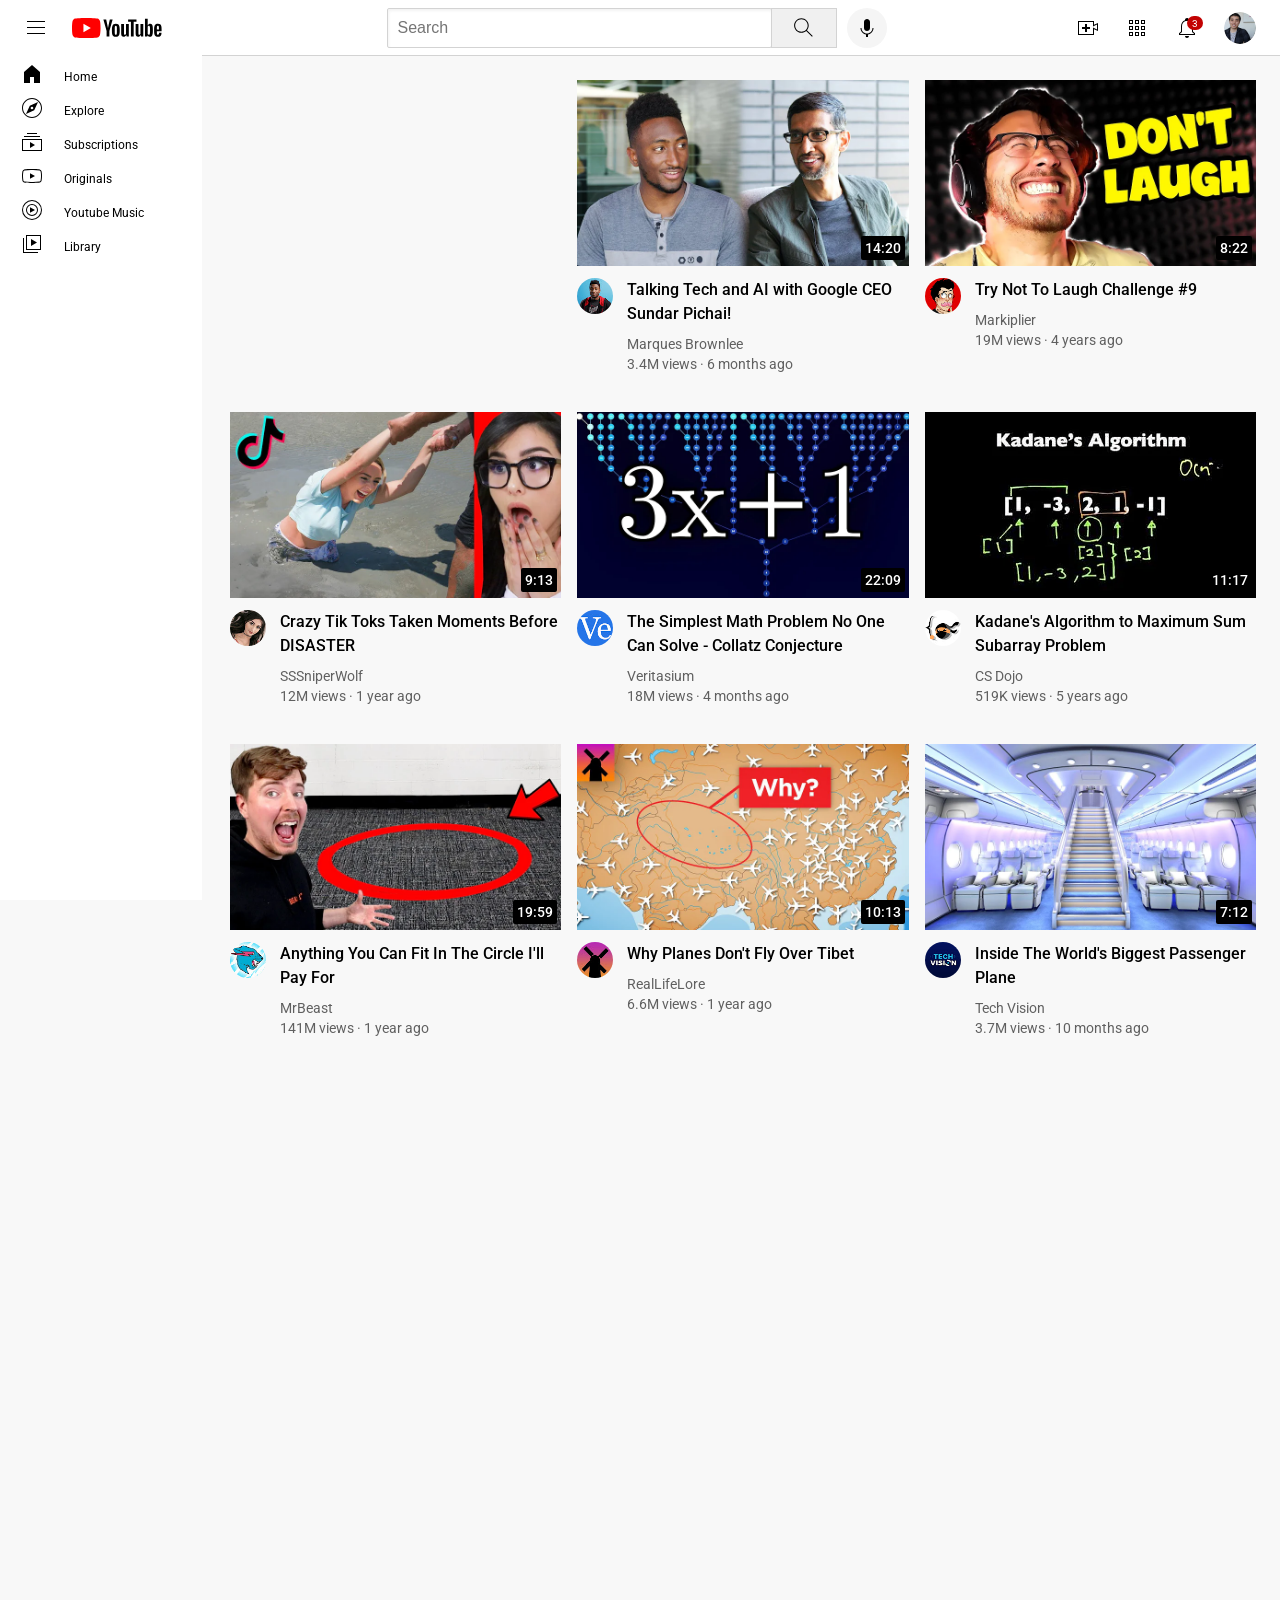
<file: index.html>
<!DOCTYPE html>
<html>

<head>
  <title>Youtube</title>
  <link rel="stylesheet" href="styles/general.css">
  <link rel="stylesheet" href="styles/header.css">
  <link rel="stylesheet" href="styles/video.css">
  <link rel="stylesheet" href="styles/sidebar.css">

  <link rel="preconnect" href="https://fonts.googleapis.com">
  <link rel="preconnect" href="https://fonts.gstatic.com" crossorigin>
  <link href="https://fonts.googleapis.com/css2?family=Roboto:ital,wght@0,100..900;1,100..900&display=swap"
    rel="stylesheet">

</head>

<body>
  <div class="header">
    <div class="left-section">
      <img class="hamburger-menu" src="icons/hamburger-menu.svg">
      <img class="youtube-logo" src="icons/youtube-logo.svg">
    </div>
    <div class="middle-section">
      <input class="search-bar" type="text" placeholder="Search">
      <button class="search-button">
        <img class="search-icon" src="icons/search.svg">
        <div class="tooltip">Search</div>
      </button>
      <!--Put position absolute inside position relative-->
      <button class="voice-search-button"><img class="voice-search-icon" src="icons/voice-search-icon.svg">
      <div class="tooltip">Search with your voice</div>
    </button>
    </div>
    <div class="right-section">
      <div class="upload-icon-container">
        <img class="upload" src="icons/upload.svg">
        <div class="tooltip">Create</div>
      </div>

      <div class="youtube-apps-icon-container">
        <img class="youtube-apps" src="icons/youtube-apps.svg">
        <div class="tooltip">Youtube apps</div>
      </div>
      
      <div class="notifications-icon-container">
        <img class="notifications" src="icons/notifications.svg">
        <div class="notifications-count">3</div>
        <div class="tooltip">Notifications</div>
      </div>
      <img class="my-channel" src="channel-pictures/my-channel.jpeg">
    </div>
  </div>

  <div class="sidebar">
    <div class="sidebar-link">
      <img src="icons/home.svg">
      <div>Home</div>
    </div>

    <div class="sidebar-link">
      <img src="icons/explore.svg">
      <div>Explore</div>
    </div>

    <div class="sidebar-link">
      <img src="icons/subscriptions.svg">
      <div>Subscriptions</div>
    </div>

    <div class="sidebar-link">
      <img src="icons/originals.svg">
      <div>Originals</div>
    </div>

    <div class="sidebar-link">
      <img src="icons/youtube-music.svg">
      <div>Youtube Music</div>
    </div>

    <div class="sidebar-link">
      <img src="icons/library.svg">
      <div>Library</div>
    </div>
  </div>

  <div class="video-grid">
    <a href=https://accountofva.github.io/V.A.Portfolio/>
    <div class="video-preview">
      <div class="thumbnail-row">
        <a href="https://www.youtube.com/watch?v=n2RNcPRtAiY">
          <img class="thumbnail" src="thumbnails/thumbnail-1.webp">
        </a>
        <div class="video-time">14:20</div>
      </div>
    
      <div class="video-info-grid">
        <div class="channel-picture">
          <img class="profile-picture" src="channel-pictures/channel1.jpeg">
            <div class="tooltip">
              <img class="profile-picture-tooltip" src="channel-pictures/channel1.jpeg">
              <div class="tooltip-text">
                <span class="bold">Marques Brownlee</span>
                15M subscribers
              </div>
            </div>
        </div>
    
        <div class="video-info">
          <a href="https://www.youtube.com/watch?v=n2RNcPRtAiY">
            <p class="video-title">
              Talking Tech and AI with Google CEO Sundar Pichai!
            </p>
          </a>
    
          <p class="video-author">
            Marques Brownlee
          </p>
    
          <p class="video-stats">
            3.4M views &#183 6 months ago
          </p>
        </div>
      </div>
    </div>
    
    <div class="video-preview">
      <div class="thumbnail-row">
        <a href="https://www.youtube.com/watch?v=mP0RAo9SKZk">
          <img class="thumbnail" src="thumbnails/thumbnail-2.webp">
        </a>
        <div class="video-time">8:22</div>
      </div>
    
      <div class="video-info-grid">
        <div class="channel-picture">
          <img class="profile-picture" src="channel-pictures/channel2.jpeg">
          <div class="tooltip">
            <img class="profile-picture-tooltip" src="channel-pictures/channel2.jpeg">
            <div class="tooltip-text">
              <span class="bold">Markplier</span>
              19M subscribers
            </div>
          </div>
        </div>
    
        <div class="video-info">
          <a href="https://www.youtube.com/watch?v=mP0RAo9SKZk">
            <p class="video-title">
              Try Not To Laugh Challenge #9
            </p>
          </a>
    
          <p class="video-author">
            Markiplier
          </p>
    
          <p class="video-stats">
            19M views &#183 4 years ago
          </p>
        </div>
      </div>
    </div>
    
    <div class="video-preview">
      <div class="thumbnail-row">
        <a href="https://www.youtube.com/watch?v=FgjPQQeTh1w">
          <img class="thumbnail" src="thumbnails/thumbnail-3.webp">
        </a>
        <div class="video-time">9:13</div>
      </div>
    
      <div class="video-info-grid">
        <div class="channel-picture">
          <img class="profile-picture" src="channel-pictures/channel3.jpeg">
          <div class="tooltip">
            <img class="profile-picture-tooltip" src="channel-pictures/channel3.jpeg">
            <div class="tooltip-text">
              <span class="bold">SSSniperWolf</span>
              13M subscribers
            </div>
          </div>
        </div>
    
        <div class="video-info">
          <a href="https://www.youtube.com/watch?v=FgjPQQeTh1w">
            <p class="video-title">
              Crazy Tik Toks Taken Moments Before DISASTER
            </p>
          </a>
    
          <p class="video-author">
            SSSniperWolf
          </p>
    
          <p class="video-stats">
            12M views &#183 1 year ago
          </p>
        </div>
      </div>
    </div>
    
    <div class="video-preview">
      <div class="thumbnail-row">
        <a href="https://www.youtube.com/watch?v=094y1Z2wpJg">
          <img class="thumbnail" src="thumbnails/thumbnail-4.webp">
        </a>
        <div class="video-time">22:09</div>
      </div>
    
      <div class="video-info-grid">
        <div class="channel-picture">
          <img class="profile-picture" src="channel-pictures/channel-4.jpeg">
          <div class="tooltip">
            <img class="profile-picture-tooltip" src="channel-pictures/channel-4.jpeg">
            <div class="tooltip-text">
              <span class="bold">Veritasium</span>
              18M subscribers
            </div>
          </div>
        </div>
    
        <div class="video-info">
          <a href="https://www.youtube.com/watch?v=094y1Z2wpJg">
            <p class="video-title">
              The Simplest Math Problem No One Can Solve - Collatz Conjecture
            </p>
          </a>
    
          <p class="video-author">
            Veritasium
          </p>
    
          <p class="video-stats">
            18M views &#183 4 months ago
          </p>
        </div>
      </div>
    </div>
    
    <div class="video-preview">
      <div class="thumbnail-row">
        <a href="https://www.youtube.com/watch?v=86CQq3pKSUw">
          <img class="thumbnail" src="thumbnails/thumbnail-5.webp">
        </a>
        <div class="video-time">11:17</div>
      </div>
    
      <div class="video-info-grid">
        <div class="channel-picture">
          <img class="profile-picture" src="channel-pictures/channel5.jpeg">
          <div class="tooltip">
            <img class="profile-picture-tooltip" src="channel-pictures/channel5.jpeg">
            <div class="tooltip-text">
              <span class="bold">CS Dojo</span>
              518K subscribers
            </div>
          </div>
        </div>
    
        <div class="video-info">
          <p class="video-title">
            <a href="https://www.youtube.com/watch?v=86CQq3pKSUw">
              Kadane&#39;s Algorithm to Maximum Sum Subarray Problem
            </a>
          </p>
    
          <p class="video-author">
            CS Dojo
          </p>
    
          <p class="video-stats">
            519K views &#183 5 years ago
          </p>
        </div>
      </div>
    </div>
    
    <div class="video-preview">
      <div class="thumbnail-row">
        <a href="https://www.youtube.com/watch?v=yXWw0_UfSFg">
          <img class="thumbnail" src="thumbnails/thumbnail-6.webp">
        </a>
        <div class="video-time">19:59</div>
      </div>
    
      <div class="video-info-grid">
        <div class="channel-picture">
          <img class="profile-picture" src="channel-pictures/channel6.jpeg">
          <div class="tooltip">
            <img class="profile-picture-tooltip" src="channel-pictures/channel6.jpeg">
            <div class="tooltip-text">
              <span class="bold">MrBeast</span>
              141M subscribers
            </div>
          </div>
        </div>
    
        <div class="video-info">
          <p class="video-title">
            <a href="https://www.youtube.com/watch?v=yXWw0_UfSFg">
              Anything You Can Fit In The Circle I&#39;ll Pay For
            </a>
          </p>
    
          <p class="video-author">
            MrBeast
          </p>
    
          <p class="video-stats">
            141M views &#183 1 year ago
          </p>
        </div>
      </div>
    </div>

    <div class="video-preview">
      <div class="thumbnail-row">
        <a href="https://www.youtube.com/watch?v=fNVa1qMbF9Y">
          <img class="thumbnail" src="thumbnails/thumbnail-7.webp">
        </a>
        <div class="video-time">10:13</div>
      </div>
    
      <div class="video-info-grid">
        <div class="channel-picture">
          <img class="profile-picture" src="channel-pictures/channel7.jpeg">
          <div class="tooltip">
            <img class="profile-picture-tooltip" src="channel-pictures/channel7.jpeg">
            <div class="tooltip-text">
              <span class="bold">RealLifeLore</span>
              6.6M subscribers
            </div>
          </div>
        </div>
    
        <div class="video-info">
          <a href="https://www.youtube.com/watch?v=fNVa1qMbF9Y">
            <p class="video-title">
              Why Planes Don&#39;t Fly Over Tibet
            </p>
          </a>
    
          <p class="video-author">
            RealLifeLore
          </p>
    
          <p class="video-stats">
            6.6M views &#183 1 year ago
          </p>
        </div>
      </div>
    </div>
    
    <div class="video-preview">
      <div class="thumbnail-row">
        <a href="https://www.youtube.com/watch?v=lFm4EM1juls">
          <img class="thumbnail" src="thumbnails/thumbnail-8.webp">
        </a>
        <div class="video-time">7:12</div>
      </div>
    
      <div class="video-info-grid">
        <div class="channel-picture">
          <img class="profile-picture" src="channel-pictures/channel8.jpeg">
          <div class="tooltip">
            <img class="profile-picture-tooltip" src="channel-pictures/channel8.jpeg">
            <div class="tooltip-text">
              <span class="bold">Tech Vision</span>
              3.7M subscribers
            </div>
          </div>
        </div>
    
        <div class="video-info">
          <a href="https://www.youtube.com/watch?v=lFm4EM1juls">
            <p class="video-title">
              Inside The World&#39;s Biggest Passenger Plane
            </p>
          </a>
    
          <p class="video-author">
            Tech Vision
          </p>
    
          <p class="video-stats">
            3.7M views &#183 10 months ago
          </p>
        </div>
      </div>
    </div>
  </div>
  
</body>

</html>
</file>
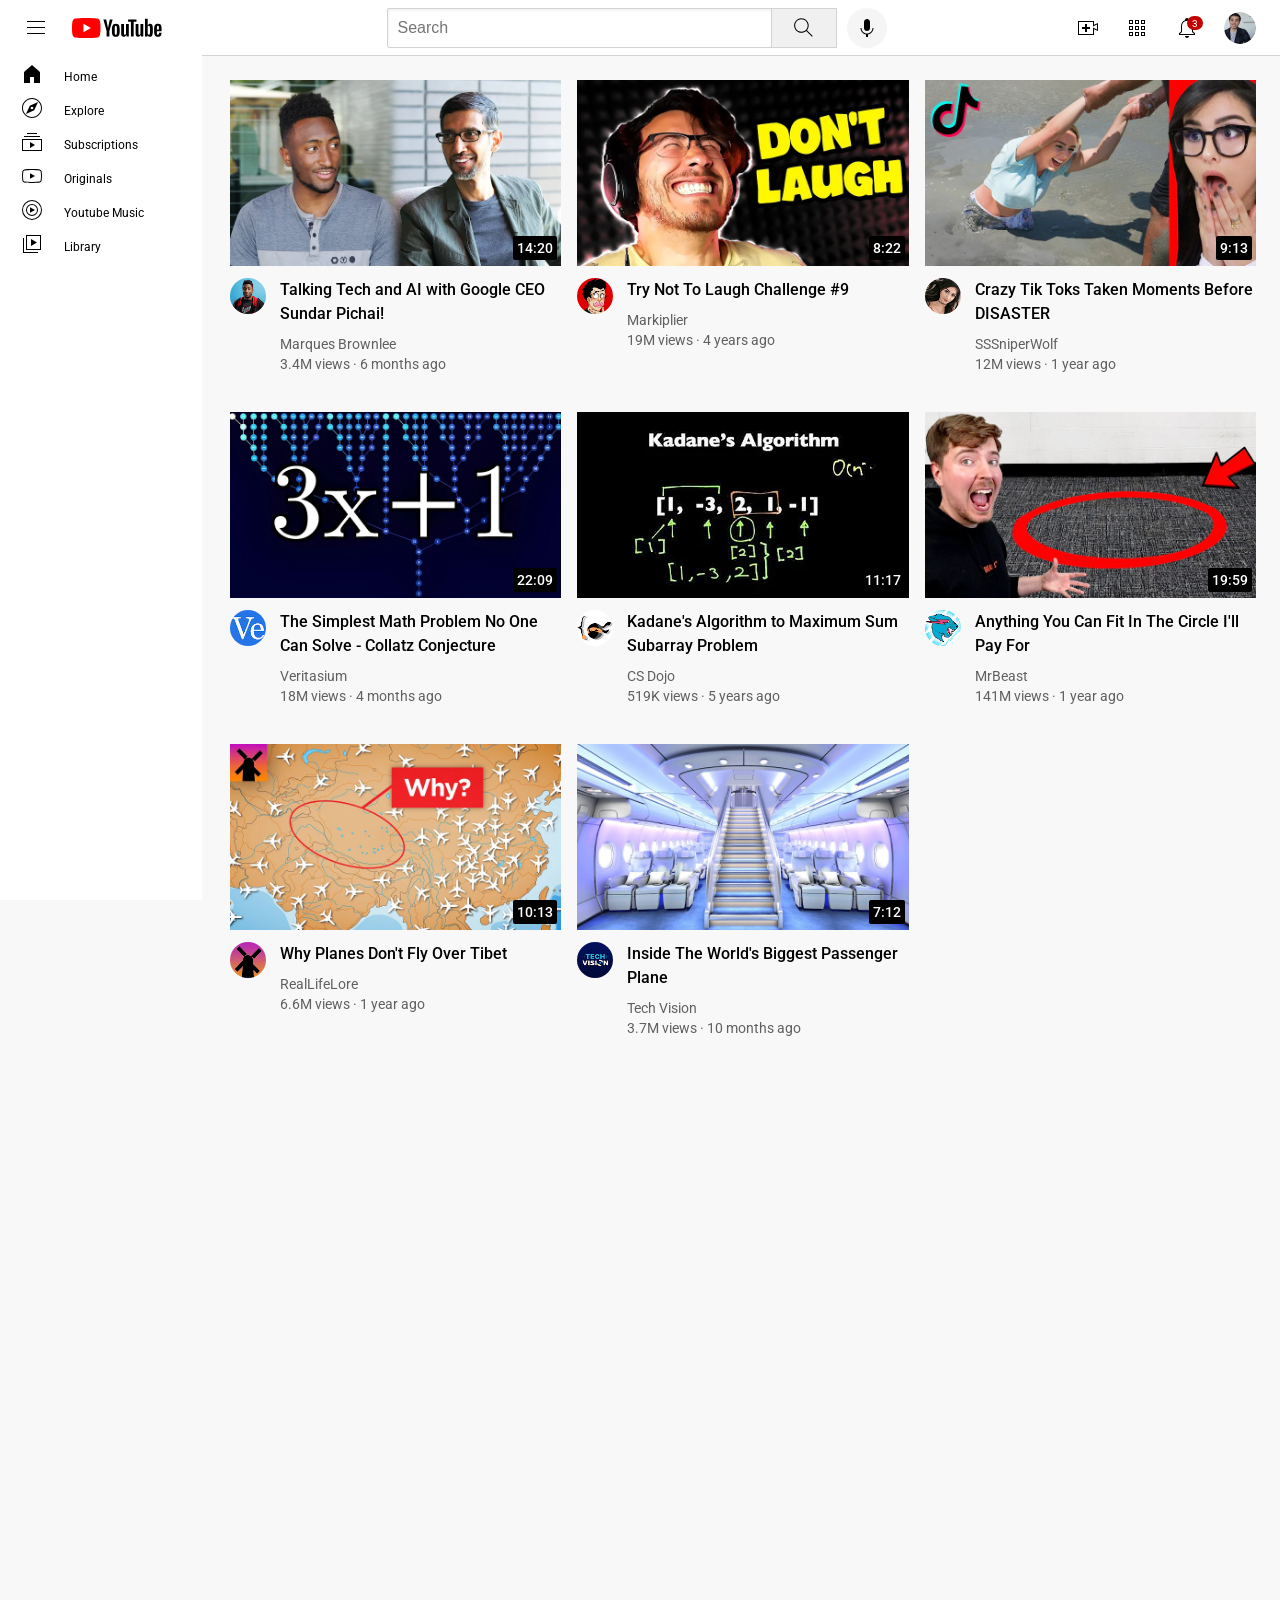
<file: youtube.html>
<!DOCTYPE html>
<html>

<head>
  <title>Youtube</title>
  <link rel="stylesheet" href="styles/general.css">
  <link rel="stylesheet" href="styles/header.css">
  <link rel="stylesheet" href="styles/video.css">
  <link rel="stylesheet" href="styles/sidebar.css">

  <link rel="preconnect" href="https://fonts.googleapis.com">
  <link rel="preconnect" href="https://fonts.gstatic.com" crossorigin>
  <link href="https://fonts.googleapis.com/css2?family=Roboto:ital,wght@0,100..900;1,100..900&display=swap"
    rel="stylesheet">

</head>

<body>
  <div class="header">
    <div class="left-section">
      <img class="hamburger-menu" src="icons/hamburger-menu.svg">
      <img class="youtube-logo" src="icons/youtube-logo.svg">
    </div>
    <div class="middle-section">
      <input class="search-bar" type="text" placeholder="Search">
      <button class="search-button">
        <img class="search-icon" src="icons/search.svg">
        <div class="tooltip">Search</div>
      </button>
      <!--Put position absolute inside position relative-->
      <button class="voice-search-button"><img class="voice-search-icon" src="icons/voice-search-icon.svg">
      <div class="tooltip">Search with your voice</div>
    </button>
    </div>
    <div class="right-section">
      <div class="upload-icon-container">
        <img class="upload" src="icons/upload.svg">
        <div class="tooltip">Create</div>
      </div>

      <div class="youtube-apps-icon-container">
        <img class="youtube-apps" src="icons/youtube-apps.svg">
        <div class="tooltip">Youtube apps</div>
      </div>
      
      <div class="notifications-icon-container">
        <img class="notifications" src="icons/notifications.svg">
        <div class="notifications-count">3</div>
        <div class="tooltip">Notifications</div>
      </div>
      <img class="my-channel" src="channel-pictures/my-channel.jpeg">
    </div>
  </div>

  <div class="sidebar">
    <div class="sidebar-link">
      <img src="icons/home.svg">
      <div>Home</div>
    </div>

    <div class="sidebar-link">
      <img src="icons/explore.svg">
      <div>Explore</div>
    </div>

    <div class="sidebar-link">
      <img src="icons/subscriptions.svg">
      <div>Subscriptions</div>
    </div>

    <div class="sidebar-link">
      <img src="icons/originals.svg">
      <div>Originals</div>
    </div>

    <div class="sidebar-link">
      <img src="icons/youtube-music.svg">
      <div>Youtube Music</div>
    </div>

    <div class="sidebar-link">
      <img src="icons/library.svg">
      <div>Library</div>
    </div>
  </div>

  <div class="video-grid">
    <div class="video-preview">
      <div class="thumbnail-row">
        <a href="https://www.youtube.com/watch?v=n2RNcPRtAiY">
          <img class="thumbnail" src="thumbnails/thumbnail-1.webp">
        </a>
        <div class="video-time">14:20</div>
      </div>
    
      <div class="video-info-grid">
        <div class="channel-picture">
          <img class="profile-picture" src="channel-pictures/channel1.jpeg">
            <div class="tooltip">
              <img class="profile-picture-tooltip" src="channel-pictures/channel1.jpeg">
              <div class="tooltip-text">
                <span class="bold">Marques Brownlee</span>
                15M subscribers
              </div>
            </div>
        </div>
    
        <div class="video-info">
          <a href="https://www.youtube.com/watch?v=n2RNcPRtAiY">
            <p class="video-title">
              Talking Tech and AI with Google CEO Sundar Pichai!
            </p>
          </a>
    
          <p class="video-author">
            Marques Brownlee
          </p>
    
          <p class="video-stats">
            3.4M views &#183 6 months ago
          </p>
        </div>
      </div>
    </div>
    
    <div class="video-preview">
      <div class="thumbnail-row">
        <a href="https://www.youtube.com/watch?v=mP0RAo9SKZk">
          <img class="thumbnail" src="thumbnails/thumbnail-2.webp">
        </a>
        <div class="video-time">8:22</div>
      </div>
    
      <div class="video-info-grid">
        <div class="channel-picture">
          <img class="profile-picture" src="channel-pictures/channel2.jpeg">
          <div class="tooltip">
            <img class="profile-picture-tooltip" src="channel-pictures/channel2.jpeg">
            <div class="tooltip-text">
              <span class="bold">Markplier</span>
              19M subscribers
            </div>
          </div>
        </div>
    
        <div class="video-info">
          <a href="https://www.youtube.com/watch?v=mP0RAo9SKZk">
            <p class="video-title">
              Try Not To Laugh Challenge #9
            </p>
          </a>
    
          <p class="video-author">
            Markiplier
          </p>
    
          <p class="video-stats">
            19M views &#183 4 years ago
          </p>
        </div>
      </div>
    </div>
    
    <div class="video-preview">
      <div class="thumbnail-row">
        <a href="https://www.youtube.com/watch?v=FgjPQQeTh1w">
          <img class="thumbnail" src="thumbnails/thumbnail-3.webp">
        </a>
        <div class="video-time">9:13</div>
      </div>
    
      <div class="video-info-grid">
        <div class="channel-picture">
          <img class="profile-picture" src="channel-pictures/channel3.jpeg">
          <div class="tooltip">
            <img class="profile-picture-tooltip" src="channel-pictures/channel3.jpeg">
            <div class="tooltip-text">
              <span class="bold">SSSniperWolf</span>
              13M subscribers
            </div>
          </div>
        </div>
    
        <div class="video-info">
          <a href="https://www.youtube.com/watch?v=FgjPQQeTh1w">
            <p class="video-title">
              Crazy Tik Toks Taken Moments Before DISASTER
            </p>
          </a>
    
          <p class="video-author">
            SSSniperWolf
          </p>
    
          <p class="video-stats">
            12M views &#183 1 year ago
          </p>
        </div>
      </div>
    </div>
    
    <div class="video-preview">
      <div class="thumbnail-row">
        <a href="https://www.youtube.com/watch?v=094y1Z2wpJg">
          <img class="thumbnail" src="thumbnails/thumbnail-4.webp">
        </a>
        <div class="video-time">22:09</div>
      </div>
    
      <div class="video-info-grid">
        <div class="channel-picture">
          <img class="profile-picture" src="channel-pictures/channel-4.jpeg">
          <div class="tooltip">
            <img class="profile-picture-tooltip" src="channel-pictures/channel-4.jpeg">
            <div class="tooltip-text">
              <span class="bold">Veritasium</span>
              18M subscribers
            </div>
          </div>
        </div>
    
        <div class="video-info">
          <a href="https://www.youtube.com/watch?v=094y1Z2wpJg">
            <p class="video-title">
              The Simplest Math Problem No One Can Solve - Collatz Conjecture
            </p>
          </a>
    
          <p class="video-author">
            Veritasium
          </p>
    
          <p class="video-stats">
            18M views &#183 4 months ago
          </p>
        </div>
      </div>
    </div>
    
    <div class="video-preview">
      <div class="thumbnail-row">
        <a href="https://www.youtube.com/watch?v=86CQq3pKSUw">
          <img class="thumbnail" src="thumbnails/thumbnail-5.webp">
        </a>
        <div class="video-time">11:17</div>
      </div>
    
      <div class="video-info-grid">
        <div class="channel-picture">
          <img class="profile-picture" src="channel-pictures/channel5.jpeg">
          <div class="tooltip">
            <img class="profile-picture-tooltip" src="channel-pictures/channel5.jpeg">
            <div class="tooltip-text">
              <span class="bold">CS Dojo</span>
              518K subscribers
            </div>
          </div>
        </div>
    
        <div class="video-info">
          <p class="video-title">
            <a href="https://www.youtube.com/watch?v=86CQq3pKSUw">
              Kadane&#39;s Algorithm to Maximum Sum Subarray Problem
            </a>
          </p>
    
          <p class="video-author">
            CS Dojo
          </p>
    
          <p class="video-stats">
            519K views &#183 5 years ago
          </p>
        </div>
      </div>
    </div>
    
    <div class="video-preview">
      <div class="thumbnail-row">
        <a href="https://www.youtube.com/watch?v=yXWw0_UfSFg">
          <img class="thumbnail" src="thumbnails/thumbnail-6.webp">
        </a>
        <div class="video-time">19:59</div>
      </div>
    
      <div class="video-info-grid">
        <div class="channel-picture">
          <img class="profile-picture" src="channel-pictures/channel6.jpeg">
          <div class="tooltip">
            <img class="profile-picture-tooltip" src="channel-pictures/channel6.jpeg">
            <div class="tooltip-text">
              <span class="bold">MrBeast</span>
              141M subscribers
            </div>
          </div>
        </div>
    
        <div class="video-info">
          <p class="video-title">
            <a href="https://www.youtube.com/watch?v=yXWw0_UfSFg">
              Anything You Can Fit In The Circle I&#39;ll Pay For
            </a>
          </p>
    
          <p class="video-author">
            MrBeast
          </p>
    
          <p class="video-stats">
            141M views &#183 1 year ago
          </p>
        </div>
      </div>
    </div>

    <div class="video-preview">
      <div class="thumbnail-row">
        <a href="https://www.youtube.com/watch?v=fNVa1qMbF9Y">
          <img class="thumbnail" src="thumbnails/thumbnail-7.webp">
        </a>
        <div class="video-time">10:13</div>
      </div>
    
      <div class="video-info-grid">
        <div class="channel-picture">
          <img class="profile-picture" src="channel-pictures/channel7.jpeg">
          <div class="tooltip">
            <img class="profile-picture-tooltip" src="channel-pictures/channel7.jpeg">
            <div class="tooltip-text">
              <span class="bold">RealLifeLore</span>
              6.6M subscribers
            </div>
          </div>
        </div>
    
        <div class="video-info">
          <a href="https://www.youtube.com/watch?v=fNVa1qMbF9Y">
            <p class="video-title">
              Why Planes Don&#39;t Fly Over Tibet
            </p>
          </a>
    
          <p class="video-author">
            RealLifeLore
          </p>
    
          <p class="video-stats">
            6.6M views &#183 1 year ago
          </p>
        </div>
      </div>
    </div>
    
    <div class="video-preview">
      <div class="thumbnail-row">
        <a href="https://www.youtube.com/watch?v=lFm4EM1juls">
          <img class="thumbnail" src="thumbnails/thumbnail-8.webp">
        </a>
        <div class="video-time">7:12</div>
      </div>
    
      <div class="video-info-grid">
        <div class="channel-picture">
          <img class="profile-picture" src="channel-pictures/channel8.jpeg">
          <div class="tooltip">
            <img class="profile-picture-tooltip" src="channel-pictures/channel8.jpeg">
            <div class="tooltip-text">
              <span class="bold">Tech Vision</span>
              3.7M subscribers
            </div>
          </div>
        </div>
    
        <div class="video-info">
          <a href="https://www.youtube.com/watch?v=lFm4EM1juls">
            <p class="video-title">
              Inside The World&#39;s Biggest Passenger Plane
            </p>
          </a>
    
          <p class="video-author">
            Tech Vision
          </p>
    
          <p class="video-stats">
            3.7M views &#183 10 months ago
          </p>
        </div>
      </div>
    </div>
  </div>
  
</body>

</html>
</file>
<file: styles/general.css>
p {
  margin-top: 0;
  margin-bottom: 0;
}

body {
  /* This style below will be inherited */
  font-family: Roboto, Arial;
  background-color: rgb(248, 248, 248);
  margin: 0;
  padding-top: 80px;
  padding-left: 96px;
  padding-right: 24px;
  height: 3000px;
}

@media (min-width:1000px) {
  body {
    padding-left: 230px;
  }
}
</file>
<file: styles/header.css>
.header {
  height: 55px;
  display: flex;
  flex-direction: row;
  justify-content: space-between;
  position: fixed;
  top: 0;
  left: 0;
  right: 0;
  z-index: 100;
  background-color: white;
  border-bottom-width: 1px;
  border-bottom-style: solid;
  border-bottom-color: lightgray;
}

.left-section {
  align-items: center;
  display: flex;
}

.middle-section {
  flex: 1;
  margin-left: 70px;
  margin-right: 35px;
  max-width: 500px;
  align-items: center;
  display: flex;
}

.search-bar {
  flex: 1;
  height: 36px;
  padding-left: 10px;
  font-size: 16px;
  border: 1px solid lightgray;
  border-radius: 2px;
  box-shadow: inset 1px 2px 3px rgba(0,0,0, 0.05);
  width: 0;
}

.search-bar::placeholder {
  font-size: 16px;
}

.right-section {
  width: 180px;
  margin-right: 24px;
  align-items: center;
  display: flex;
  justify-content: space-between;
  flex-shrink: 0;
}

.hamburger-menu {
  height: 24px;
  margin-left: 24px;
  margin-right: 24px;
  cursor: pointer;
}

.youtube-logo {
  height: 20px;
  cursor: pointer;
}

.search-button {
  height: 40px;
  width: 66px;
  background-color: rgb(240, 240, 240);
  border-width: 1px;
  border-style: solid;
  border-color: lightgray;
  margin-left: -1px;
  margin-right: 10px;
  cursor: pointer;
}

.search-button, .voice-search-button, .upload-icon-container, .youtube-apps-icon-container, .notifications-icon-container {
  display: flex;
  justify-content: center;
  align-items: center;
  position: relative;
}

.search-icon {
  position: relative;
  height: 25px;
  cursor: pointer;
}

.search-button .tooltip, .voice-search-button .tooltip, .upload-icon-container .tooltip, .youtube-apps-icon-container .tooltip, .notifications-icon-container .tooltip  {
  position: absolute;
  background-color: gray;
  color: white;
  padding-top: 4px;
  padding-bottom: 4px;
  padding-left: 8px;
  padding-right: 8px;
  border-radius: 2px;
  font-size: 12px;
  bottom: -30px;
  opacity: 0;
  transition: opacity 0.15s;
  pointer-events: none;
  white-space: nowrap;
}

.search-button:hover .tooltip, .voice-search-button:hover .tooltip, .upload-icon-container:hover .tooltip, .youtube-apps-icon-container:hover .tooltip, .notifications-icon-container:hover .tooltip {
  opacity: 1;
}

.voice-search-button {
  height: 40px;
  width: 40px;
  border-radius: 20px;
  border: none;
  background-color: rgb(245, 245, 245);
  cursor: pointer;
}

.voice-search-icon {
  height: 24px;
  cursor: pointer;
}

.upload {
  height: 24px;
  cursor: pointer;
}

.youtube-apps {
  height: 24px;
  cursor: pointer;
}

.notifications {
  height:24px;
  cursor: pointer;
}

.notifications-icon-container {
  position: relative;
  cursor: pointer;
}

.notifications-count {
  position: absolute;
  top: -0px;
  right: -4px;
  background-color: rgb(194, 2, 2);
  color: white;
  font-size: 10px;
  padding-left: 5px;
  padding-right: 5px;
  padding-top: 2px;
  padding-bottom: 1px;
  border-radius: 28px;
}

.my-channel {
  height: 32px;
  border-radius: 16px;
  cursor: pointer;
}
</file>
<file: styles/video.css>
a {
  color: black;
  text-decoration-line: none;
}

.thumbnail {
  width: 100%;
}

.video-title {
  margin-top: 0;
  font-size: 14px;
  font-weight: 500;
  line-height: 20px;
  margin-bottom: 10px;
}

@media (min-width: 1000px) {
  .video-title {
    font-size: 16px;
    line-height: 24px;
  }
}

.video-grid {
  display: grid;
  grid-template-columns: 1fr 1fr 1fr 1fr;
  column-gap: 16px;
  row-gap: 40px;
}

@media (max-width: 700px) {
  .video-grid {
    grid-template-columns: 1fr;
  }
}

@media (min-width: 701px) and (max-width: 900px) {
  .video-grid {
    grid-template-columns: 1fr 1fr;
  }
}

@media (min-width: 901px) and (max-width: 1499px) {
  .video-grid {
    grid-template-columns: 1fr 1fr 1fr;
  }
}

@media (min-width: 1500px) {
  .video-grid {
    grid-template-columns: 1fr 1fr 1fr 1fr;
  }
}

.video-info-grid {
  position: relative;
  display: grid;
  grid-template-columns: 50px 1fr;
}

.channel-picture {
  vertical-align: top;
}

.video-info {
  display: inline-block;
}

.profile-picture, .profile-picture-tooltip {
  width: 36px;
  border-radius: 50px;
}

.video-info-grid .channel-picture .tooltip {
  display: flex;
  position: absolute;
  background-color: white;
  justify-content: center;
  border-radius: 5px;
  padding-top: 10px;
  padding-bottom: 15px;
  padding-right: 15px;
  width: 210px;
  height: 50px;
  z-index: 100;
  box-shadow: 1px 2px 5px 2px lightgray;
  transition: opacity 0.15s;
  opacity: 0;
  pointer-events: none;
}

.bold {
  font-size: 16px;
  display: flex;
  font-weight: bold;
  color: black;
  padding-bottom: 2px;
}

@media (max-width: 1000px) {
  .bold {
    font-size: 14px;
  }
}

.profile-picture-tooltip {
  width: 50px;
  height: 50px;
  position: absolute;
  top: 10;
  left: 10px;
}

.tooltip-text {
  font-size: 14px;
  margin-left: 60px;
  color: gray;
  display: flex;
  flex-direction: column;
  justify-content: center;
}

@media (max-width: 1000px) {
  .tooltip-text {
    font-size: 12px;
  }
}

.video-info-grid:hover .channel-picture:hover .tooltip {
  opacity: 1;
}

.thumbnail-row {
  position: relative;
  margin-bottom: 8px;
}

.video-author, .video-stats {
  font-size: 12px;
  color: rgb(96,96,96);
}

@media (min-width: 1000px) {
  .video-author,
    .video-stats {
    font-size: 14px;
  }
}

.video-author {
  margin-bottom: 4px;
}

.video-time {
  font-size: 12px;
  font-weight: 500;
  position: absolute;
  padding: 4px;
  border-radius: 2px;
  background-color: black;
  color: white;
  bottom: 10px;
  right: 4px;
}

@media (min-width: 1000px) {
  .video-time {
    font-size: 14px;
  }
}
</file>
<file: styles/sidebar.css>
.sidebar {
  position: fixed;
  left: 0;
  bottom: 0;
  top: 55px;
  width: 72px;
  background-color: white;
  z-index: 200;
  padding-top: 5px;
}

@media (min-width:1000px) {
  .sidebar {
    padding-right: 130px;
  }
}

.sidebar-link {
  display: flex;
  height: 74px;
  justify-content: center;
  align-items: center;  
  flex-direction: column;
  cursor: pointer;
}

@media (min-width:1000px) {
  .sidebar-link {
    display: flex;
    flex-direction: row;
    justify-content: left;
    height: 34px;
    width: 160px;
    padding-left: 20px;
  }
}

.sidebar-link:hover {
  background-color: rgb(231, 231, 231);
}

.sidebar-link img {
  height: 24px;
  margin-bottom: 6px;
}

.sidebar-link div {
  font-size: 10px;
}

@media (min-width:1000px) {
  .sidebar-link div {
    font-size: 12px;
    padding-left: 20px;
  }
}
</file>
